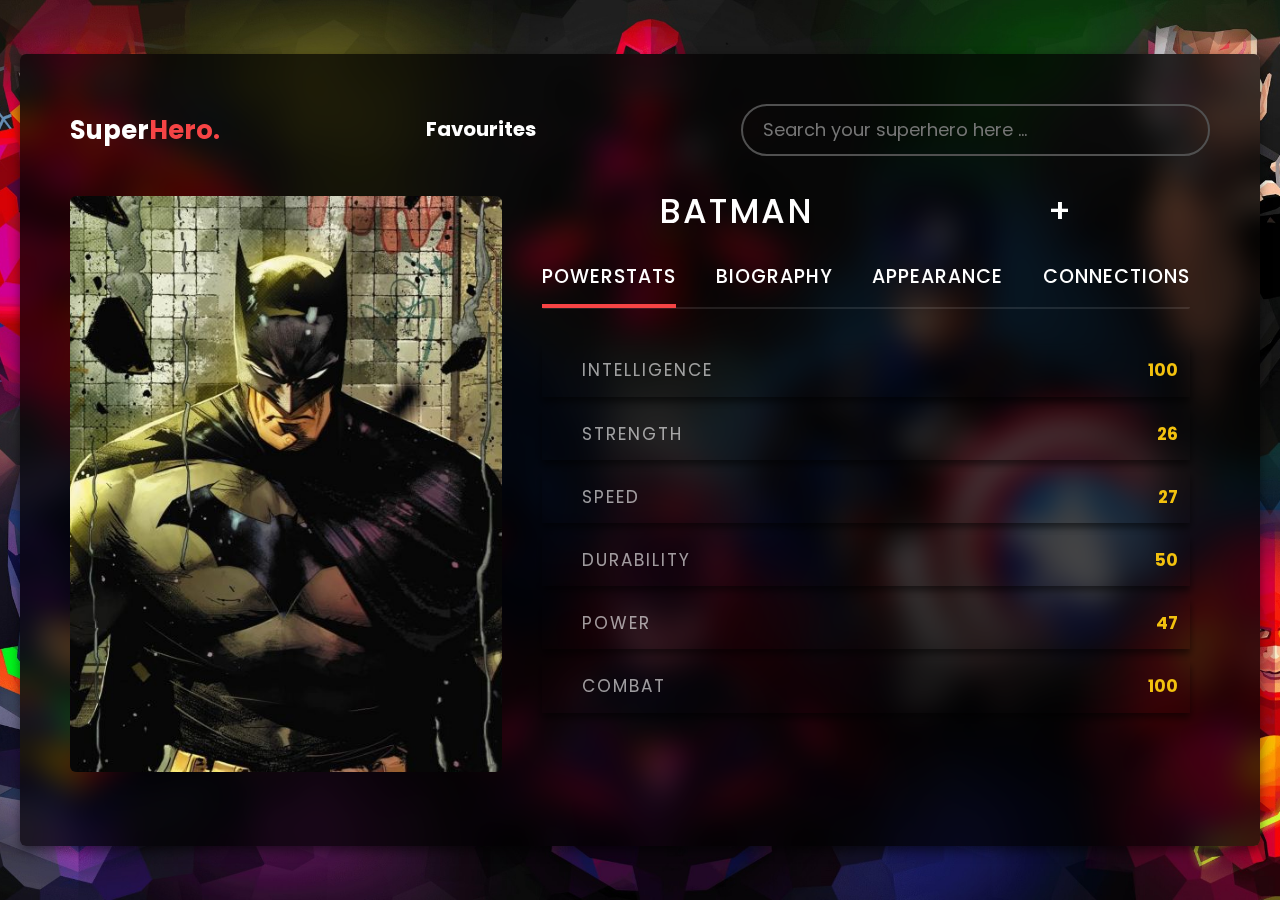
<file: index.html>
<!DOCTYPE html>
<html lang="en">
<head>
    <meta charset="UTF-8">
    <meta http-equiv="X-UA-Compatible" content="IE=edge">
    <meta name="viewport" content="width=device-width, initial-scale=1.0">
    <title>Find Your SuperHero</title>
    <link rel = "stylesheet" href = "main.css">
    <link rel="stylesheet" href="https://cdnjs.cloudflare.com/ajax/libs/font-awesome/6.1.1/css/all.min.css" integrity="sha512-KfkfwYDsLkIlwQp6LFnl8zNdLGxu9YAA1QvwINks4PhcElQSvqcyVLLD9aMhXd13uQjoXtEKNosOWaZqXgel0g==" crossorigin="anonymous" referrerpolicy="no-referrer" />
</head>
<body>
    
    <div class = "main-wrapper">
        <div class = "app">
            <!-- app header -->
            <div class = "app-header">
                <h2 class = "app-header-title">Super<span>Hero.</span></h2>
                <h3 ><span><a class="favourite" href="favourite.html" > Favourites </a></span></h3>
                <form class = "app-header-search">
                    <input type = "text" class = "form-control" placeholder="Search your superhero here ..." name = "search">
                    <button type = "submit" class = "search-btn">
                        <i class = "fas fa-search"></i>
                    </button>
                    <div class = "search-list" id = "search-list">

                        <!-- <div class = "search-list-item">
                            <img src = "images/thumbnail-batman.jpg" alt = "">
                            <p>Batman</p>
                        </div> -->
                    </div>
                </form>
            </div>
            <!-- end of app header -->

            <div class = "app-body">
                <div class = "app-body-content">
                    <!-- app body thumbnail -->
                    <div class = "app-body-content-thumbnail">
                        <img src = "images/thumbnail-batman.jpg">
                    </div>
                    <!-- end of app body thumbnail -->
                    
                    <div class = "app-body-content-list">
                        <div class = "name">
                            <span>Batman</span><span style="cursor:pointer;">&#43;</span>  </div>
                        

                        <!-- tabs head -->
                        <div class = "app-body-tabs-head">
                            <button type = "button" class = "tab-head-single" data-id = "1">
                                <span>powerstats</span>
                            </button>
                            <button type = "button" class = "tab-head-single" data-id = "2">
                                <span>biography</span>
                            </button>
                            <button type = "button" class = "tab-head-single" data-id = "3">
                                <span>appearance</span>
                            </button>
                            <button type = "button" class = "tab-head-single" data-id = "4">
                                <span>connections</span>
                            </button>
                        </div>
                        <!-- end of tabs head -->

                        <!-- tabs body -->
                        <div class = "app-body-tabs-body">
                            <!-- powerstats tab -->
                            <ul class = "tab-body-single powerstats">
                                <li>
                                    <div>
                                        <i class = "fa-solid fa-shield-halved"></i>
                                        <span>intelligence</span>
                                    </div>
                                    <span>100</span>
                                </li>
                                <li>
                                    <div>
                                        <i class = "fa-solid fa-shield-halved"></i>
                                        <span>strength</span>
                                    </div>
                                    <span>26</span>
                                </li>
                                <li>
                                    <div>
                                        <i class = "fa-solid fa-shield-halved"></i>
                                        <span>speed</span>
                                    </div>
                                    <span>27</span>
                                </li>
                                <li>
                                    <div>
                                        <i class = "fa-solid fa-shield-halved"></i>
                                        <span>durability</span>
                                    </div>
                                    <span>50</span>
                                </li>
                                <li>
                                    <div>
                                        <i class = "fa-solid fa-shield-halved"></i>
                                        <span>power</span>
                                    </div>
                                    <span>47</span>
                                </li>
                                <li>
                                    <div>
                                        <i class = "fa-solid fa-shield-halved"></i>
                                        <span>combat</span>
                                    </div>
                                    <span>100</span>
                                </li>
                            </ul>
                            <!-- end of powerstats tab -->

                            <!-- biography tab -->
                            <ul class = "tab-body-single biography">
                                <li>
                                    <span>full name</span>
                                    <span>terry mcginnis</span>
                                </li>
                                <li>
                                    <span>alert-egos</span>
                                    <span>no alter egos found.</span>
                                </li>
                                <li>
                                    <span>aliases</span>
                                    <span>Batman II, The Tomorrow Knight, Batman Beyond</span>
                                </li>
                                <li>
                                    <span>place-of-birth</span>
                                    <span>Gothan City, 25th Century</span>
                                </li>
                                <li>
                                    <span>first-apperance</span>
                                    <span>Batman Beyond #1</span>
                                </li>
                                <li>
                                    <span>publisher</span>
                                    <span>DC Comics</span>
                                </li>
                            </ul>
                            <!-- end of biography tab -->

                            <!-- appearance -->
                            <ul class = "tab-body-single appearance">
                                <li>
                                    <span>
                                        <i class = "fas fa-star"></i> gender
                                    </span>
                                    <span>Male</span>
                                </li>
                                <li>
                                    <span>
                                        <i class = "fas fa-star"></i> race
                                    </span>
                                    <span>human</span>
                                </li>
                                <li>
                                    <span>
                                        <i class = "fas fa-star"></i> height
                                    </span>
                                    <span>5' 10''</span>
                                </li>
                                <li>
                                    <span>
                                        <i class = "fas fa-star"></i> weight
                                    </span>
                                    <span>170 lb</span>
                                </li>
                                <li>
                                    <span>
                                        <i class = "fas fa-star"></i> eye-color
                                    </span>
                                    <span>blue</span>
                                </li>
                                <li>
                                    <span>
                                        <i class = "fas fa-star"></i> hair-color
                                    </span>
                                    <span>black</span>
                                </li>
                            </ul>
                            <!-- end of appearance -->

                            <!-- connections -->
                            <ul class = "tab-body-single connections">
                                <li>
                                    <span>group--affiliation</span>
                                    <span>Batman Family, Justice League Unlimited</span>
                                </li>
                                <li>
                                    <span>relatives</span>
                                    <span>Bruce Wayne (biological father), Warren McGinnis (father, deceased), Mary McGinnis (mother), Matt McGinnis (brother)</span>
                                </li>
                            </ul>
                            <!-- end of connections -->
                        </div>
                        <!-- end of tabs body -->
                    </div>
                </div>
            </div>
        </div>
    </div>
    

    <script src = "app.js"></script>
</body>
</html>
</file>
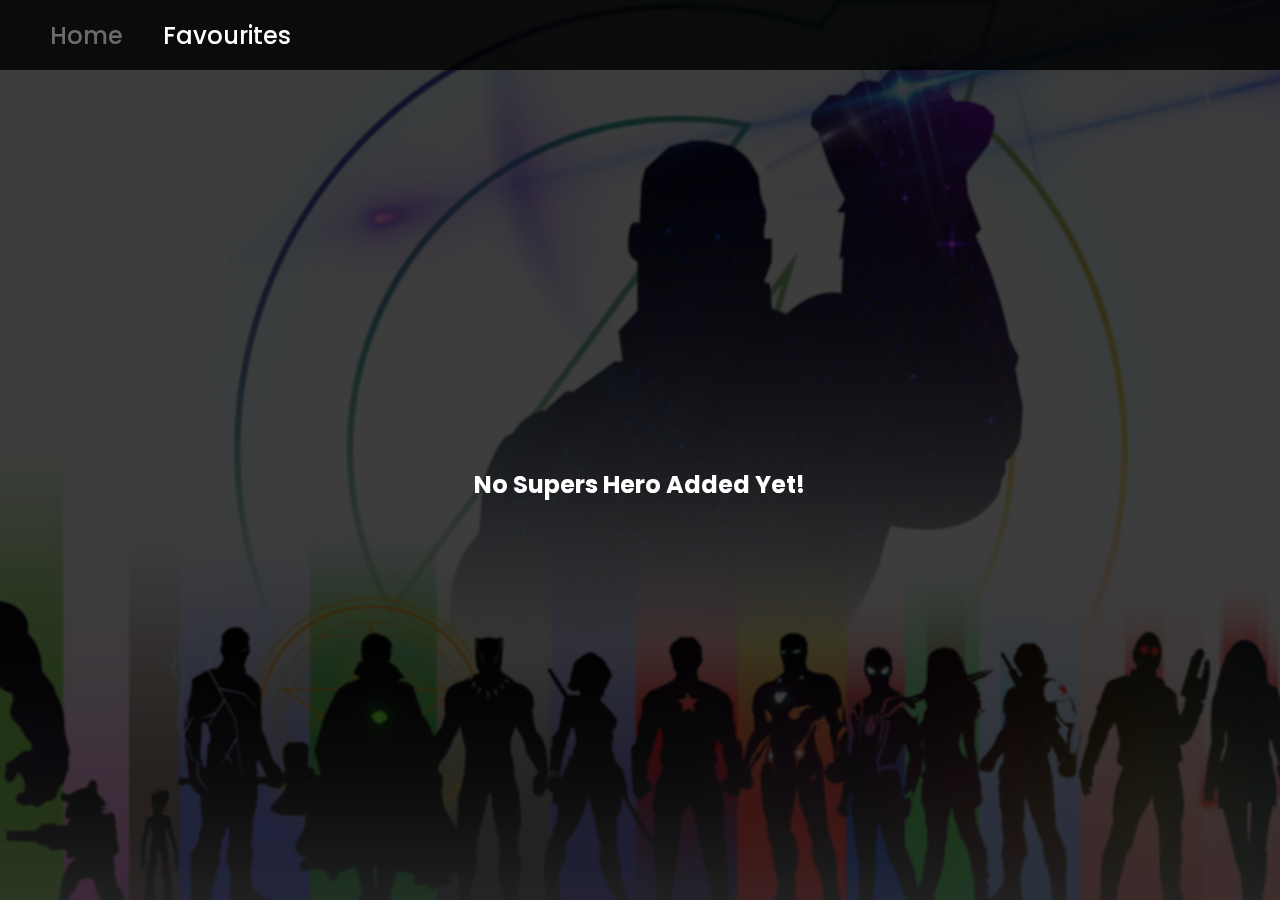
<file: favourite.html>
<!DOCTYPE html>
<html lang="en">
<head>
    <meta charset="UTF-8">
    <meta http-equiv="X-UA-Compatible" content="IE=edge">
    <meta name="viewport" content="width=device-width, initial-scale=1.0">
    <title>Favourite Heros</title>
    <link rel="stylesheet" href="favourite.css">
    
</head>
<body >
    <div class="layer">
        <section>
            <nav>
                <p  id="home"><a href="index.html">Home</a> </p>
                <p id="favourite"><a href="navbar.html"></a>Favourites</p>
            </nav>
        </section>


    <div class="jumbotron">
        <div id="inner-container">

            
                <!-- <div class="superhero-container">
                    <div class="image-container">
                        <img src="antman.jpg" alt="">
                    </div>
                    <div class="sh-name">
                        <span>Ant-Man</span> <span id="plus">&#43;</span> 
                    </div>
                </div> -->
            

            
           
        </div>
        
        
    </div>
    <!-- <div id="cards-group"></div> -->

  </div> <!-- /container -->
</div> <!-- /jumbotron -->

<script src="favourite.js"></script>
<script src="app.js"></script>
<!-- Optional JavaScript -->
<!-- jQuery first, then Popper.js, then Bootstrap JS -->
<script src="https://code.jquery.com/jquery-3.3.1.slim.min.js"
  integrity="sha384-q8i/X+965DzO0rT7abK41JStQIAqVgRVzpbzo5smXKp4YfRvH+8abtTE1Pi6jizo" crossorigin="anonymous">
</script>
<script src="https://cdnjs.cloudflare.com/ajax/libs/popper.js/1.14.7/umd/popper.min.js"
  integrity="sha384-UO2eT0CpHqdSJQ6hJty5KVphtPhzWj9WO1clHTMGa3JDZwrnQq4sF86dIHNDz0W1" crossorigin="anonymous">
</script>
<script src="https://stackpath.bootstrapcdn.com/bootstrap/4.3.1/js/bootstrap.min.js"
  integrity="sha384-JjSmVgyd0p3pXB1rRibZUAYoIIy6OrQ6VrjIEaFf/nJGzIxFDsf4x0xIM+B07jRM" crossorigin="anonymous">
</script>

    
        

    </div>

</body>
</html>
</file>
<file: main.css>
@import url('https://fonts.googleapis.com/css2?family=Poppins:ital,wght@0,200;0,300;0,400;0,500;0,600;0,700;0,800;0,900;1,200;1,400;1,500;1,600;1,700;1,800&display=swap');

:root{
    --poppins-font: 'Poppins', sans-serif;
    --dark-color: #0a0a0a;
    --red-color: #f64445;
    --light-color: #fff;
    --grey-color: #505050;
    --yellow-color: #f2c10e;
}
*{
    padding: 0;
    margin: 0;
    -webkit-box-sizing: border-box;
            box-sizing: border-box;
}
html{
    font-size: 10px;
}
body{
    font-size: 1.7rem;
    min-height: 100vh;
    background: var(--red-color);
    background: -o-linear-gradient(281deg, #f64445 0%, #611cac 100%);
    background: linear-gradient(169deg, #f64445 0%, #611cac 100%);
    background: url(./images/bg.jpg);
    background-position: center;
    background-size: cover;
    line-height: 1.6;
    font-family: var(--poppins-font);
    display: -webkit-box;
    display: -ms-flexbox;
    display: flex;
    -webkit-box-align: center;
        -ms-flex-align: center;
            align-items: center;
    -webkit-box-pack: stretch;
        -ms-flex-pack: stretch;
            justify-content: stretch;
}
button, input{
    font-family: inherit;
    font-size: 1.8rem;
    outline: 0;
    border: none;
    background-color: transparent;
}
li{
    list-style-type: none;
}
img{
    width: 100%;
    display: block;
}
.main-wrapper{
    max-width: 1280px;
    width: 100%;
    margin: 0 auto;
}
.app{
    background-color: rgba(0, 0, 0, 0.698);
    backdrop-filter: blur(15px);
    margin: 2rem;
    padding: 5rem;
    border-radius: 6px;
    color: #fff;
    -webkit-box-shadow: 0px 5px 11px 0px rgba(0, 0, 0, 0.5);
            box-shadow: 0px 5px 11px 0px rgba(0, 0, 0, 0.5);
}
.app-header{
    display: -webkit-box;
    display: -ms-flexbox;
    display: flex;
    -webkit-box-align: center;
        -ms-flex-align: center;
            align-items: center;
    -webkit-box-pack: justify;
        -ms-flex-pack: justify;
            justify-content: space-between;
}
.app-header-title span{
    color: var(--red-color);
}

h3 a{
    color: #fff;
    text-decoration: none;
    
}
.app-header-search{
    border: 2px solid var(--grey-color);
    border-radius: 3rem;
    padding: 1rem 2rem;
    position: relative;
}
.app-header-search .form-control{
    min-width: 420px;
    color: #fff;
}
.app-header-search .search-btn{
    color: var(--grey-color);
    font-size: 2.3rem;
    cursor: pointer;
}

/* search list */
.search-list{
    z-index: 10;
    position: absolute;
    top: calc(100% + 1rem);
    left: 0;
    background-color: var(--light-color);
    width: 100%;
    max-height: 400px;
    overflow-y: scroll;
}
.search-list::-webkit-scrollbar{
    width: 7px;
}
.search-list::-webkit-scrollbar-track{
    -webkit-box-shadow: inset 0 0 6px rgba(0, 0, 0, 0.3);
            box-shadow: inset 0 0 6px rgba(0, 0, 0, 0.3);
}
.search-list::-webkit-scrollbar-thumb{
    background-color: var(--red-color);
    border-radius: 5px;
}
.search-list-item{
    display: -webkit-box;
    display: -ms-flexbox;
    display: flex;
    -webkit-box-align: center;
        -ms-flex-align: center;
            align-items: center;
    background-color: var(--dark-color);
    padding: 0.4rem 0;
}
.search-list-item img{
    width: 50px;
    margin-right: 2rem;
}
.search-list-item p{
    font-weight: 700;
    cursor: pointer;
}



/* app body */
.app-body{
    margin-top: 4rem;
    height: 600px;
    overflow-y: scroll;
}
.app-body::-webkit-scrollbar{
    width: 7px;
}
.app-body::-webkit-scrollbar-track{
    -webkit-box-shadow: inset 0 0 6px rgba(0, 0, 0, 0.3);
            box-shadow: inset 0 0 6px rgba(0, 0, 0, 0.3);
}
.app-body::-webkit-scrollbar-thumb{
    background-color: var(--red-color);
    border-radius: 5px;
}

/* app body tabs heads */
.app-body-tabs-head{
    display: -webkit-box;
    display: -ms-flexbox;
    display: flex;
    -webkit-box-align: center;
        -ms-flex-align: center;
            align-items: center;
    -webkit-box-pack: justify;
        -ms-flex-pack: justify;
            justify-content: space-between;
    border-bottom: 2px solid rgba(255, 255, 255, 0.1);
    border-radius: 2px;
    padding-bottom: 1.6rem;
    margin: 2.4rem 0;
}
.tab-head-single{
    text-transform: uppercase;
    letter-spacing: 1px;
    position: relative;
    font-weight: 500;
    font-size: 1.9rem;
    color: #fff;
    cursor: pointer;
    -webkit-transition: all 300ms ease-in-out;
    -o-transition: all 300ms ease-in-out;
    transition: all 300ms ease-in-out;
}
.tab-head-single:hover{
    opacity: 0.9;
}
.tab-head-single.active-tab::after{
    content: "";
    position: absolute;
    left: 0;
    bottom: -1.7rem;
    width: 100%;
    height: 4px;
    background-color: var(--red-color);
}

/* app body content */
.app-body-content{
    display: grid;
    grid-template-columns: 2fr 3fr;
    -webkit-column-gap: 4rem;
       -moz-column-gap: 4rem;
            column-gap: 4rem;
    margin-right: 2rem;
}
.app-body-content-thumbnail{
    width: 100%;
    border-radius: 6px;
    overflow: hidden;
}
.app-body-content-list .name{
    text-transform: uppercase;
    letter-spacing: 2px;
    font-size: 3.4rem;
    font-weight: 500;
    margin-top: -1.2rem;
    display: flex;
    justify-content: space-around;
}
.app-body-tabs-body{
    margin-top: 3.6rem;
}

/* powerstats */
.powerstats{
    display: none;
}
.powerstats li{
    display: -webkit-box;
    display: -ms-flexbox;
    display: flex;
    -webkit-box-pack: justify;
        -ms-flex-pack: justify;
            justify-content: space-between;
    margin: 1.2rem auto;
    padding: 1.2rem;
    -webkit-box-shadow: 0 5px 7px 0 rgba(0, 0, 0, 0.5);
            box-shadow: 0 5px 7px 0 rgba(0, 0, 0, 0.5);
}
.powerstats li div i{
    color: var(--red-color);
}
.powerstats li div span{
    text-transform: uppercase;
    letter-spacing: 2px;
    border-radius: 7px;
    padding: 0 1.2rem;
    margin: 0 1.6rem;
    opacity: 0.6;
    font-size: 1.7rem;
}
.powerstats li > span{
    color: var(--yellow-color);
    font-weight: 700;
}
/* biography */
.biography{
    display: none;
}
.biography li{
    margin: 3.4rem 0;
}
.biography li span{
    text-transform: capitalize;
    font-weight: 600;
    font-size: 1.9rem;
}
.biography li span:first-child{
    font-weight: 600;
    color: var(--grey-color);
    margin-right: 1rem;
}
.biography li span:last-child{
    font-weight: 300;
}

/* appearance */
.appearance{
    display: none;
}
.appearance li{
    margin: 3.2rem 0;
    display: -webkit-box;
    display: -ms-flexbox;
    display: flex;
    -webkit-box-align: center;
        -ms-flex-align: center;
            align-items: center;
    -webkit-box-pack: justify;
        -ms-flex-pack: justify;
            justify-content: space-between;
}
.appearance li span:first-child i{
    color: var(--yellow-color);
    margin-right: 1.4rem;
}
.appearance li span:first-child{
    text-transform: capitalize;
    font-weight: 600;
    text-transform: uppercase;
    letter-spacing: 2px;
    margin-right: 4rem;
}
.appearance li span:last-child{
    font-weight: 600;
    text-transform: capitalize;
    background-color: var(--red-color);
    border-radius: 2rem;
    padding: 0 1rem;
    text-align: right;
}

/* connections */
.connections{
    display: none;
}
.connections li span:first-child{
    display: block;
    text-transform: uppercase;
    font-weight: 600;
    color: var(--grey-color);
    margin: 1.6rem 0 1.6rem 4rem;
    position: relative;
    font-weight: 700;
    font-size: 2rem;
    letter-spacing: 2px;
    margin-top: 3.6rem;
}
.connections li span:first-child::before{
    content: "";
    position: absolute;
    top: 50%;
    -webkit-transform: translateY(-50%);
        -ms-transform: translateY(-50%);
            transform: translateY(-50%);
    left: -40px;
    height: 3px;
    width: 30px;
    background-color: var(--yellow-color);
}
.connections li span:last-child{
    letter-spacing: 1px;
    line-height: 1.9;
}

@media screen and (max-width: 1200px){
    .app-body-content{
        grid-template-columns: 1fr 3fr;
        -webkit-box-align: center;
            -ms-flex-align: center;
                align-items: center;
    }
    .tab-head-single{
        margin: 1.5rem 0;
    }
}

@media screen and (max-width: 1000px){
    .app-body-content-list .name{
        text-align: center;
        margin-top: 1.8rem;
    }
    .app-body-content{
        grid-template-columns: 1fr;
        row-gap: 4rem;
        max-width: 680px;
        margin-right: auto;
        margin-left: auto;
    }
    .app-body-content-thumbnail{
        max-width: 400px;
        margin: 0 auto;
    }
}

@media screen and (max-width: 992px){
    .app-header{
        -webkit-box-orient: vertical;
        -webkit-box-direction: normal;
            -ms-flex-direction: column;
                flex-direction: column;
    }
    .app-header-search{
        margin-top: 2.8rem;
    }
}

@media screen and (max-width: 768px){
    .app-body-tabs-head{
        -webkit-box-orient: vertical;
        -webkit-box-direction: normal;
            -ms-flex-direction: column;
                flex-direction: column;
    }
    .app-header-search{
        display: -webkit-box;
        display: -ms-flexbox;
        display: flex;
    }
    .app-header-search .form-control{
        min-width: auto;
        color: #fff;
    }
    .app-header-search .search-btn{
        padding-left: 2rem;
    }
    .app-body-tabs-body{
        margin-right: 3rem;
    }
}

/* show-tab */
.show-tab{
    display: block;
}

@media screen and (max-width: 768px){
    body{
        background-color: black;
    }
    .app{
        /* max-width: 100vw; */
        height: 100vh;
        width: 100vw;
        margin: 0 auto;
        border-radius: 0px;
        padding: 2rem;
    }

    h3{
        margin-top: 15px;
    }

    .app-header-search{
        width: 80vw;
        border: 1px solid var(--grey-color);
        border-radius: 3rem;
        padding: 0.9rem 2rem;
        position: relative;
    }


    .app-header-search .form-control{
        min-width: 60vw;
        color: #fff;
        font-size: 1.4rem;
    }


    .app-header-search .search-btn{
        color: var(--grey-color);
        font-size: 1.8rem;
        cursor: pointer;
    }


}
</file>
<file: favourite.css>
@import url('https://fonts.googleapis.com/css2?family=Poppins:ital,wght@0,200;0,300;0,400;0,500;0,600;0,700;0,800;0,900;1,200;1,400;1,500;1,600;1,700;1,800&display=swap');

        *{
            padding: 0;
            margin: 0;
            -webkit-box-sizing: border-box;
            box-sizing: border-box;
        }

        ::-webkit-scrollbar{
            width: 0px;
            background: transparent;        }
        body{
            height: 100vh;
            font-family: 'Poppins', sans-serif;
            background: url(images/favouritebg.jpg);
            background-position: center;
            background-size: cover;
            background-repeat: no-repeat;

        }

        .layer{
            height: 100%;
            width: 100vw;
            background:rgba(0, 0, 0, 0.761);
            backdrop-filter: blur(1px);
        }

        section nav{
            display: flex;
            align-items: center;
            
        }
        section nav{
            height: 70px;
            width: 100vw;
            background-color: rgba(0, 0, 0, 0.217);
            font-size: 1.3rem;
            padding-left: 30px;
            backdrop-filter: blur(5px);
        }
        nav p{
            color: white;
            display: inline-block;
            margin:  0 20px;
            font-size: 1.5rem;
            font-weight: 500;
        }

        #home{
            color: rgb(107, 107, 108);
        }

        #home a, #favourite a{
            color: rgb(107, 107, 108);
            text-decoration: none;
        }




        /* Common Display Center classes */

        .jumbotron, .sh-name{
            display: flex;
            justify-content: center;
            align-items: center;
        }
.jumbotron {
    /* height: 100vh; */
    width: 100vw;
    background-color: transparent;
    padding: 2rem 1rem;
    margin-bottom: 2rem;
    border-radius: 0.3rem;
}

#inner-container{
    height: 85vh;
    width: 80%;
    display: flex;
    align-items: center;
    justify-content: center;
    flex-wrap: wrap;
    overflow: scroll;
}

.superhero-container{
    height: 370px;
    width: 240px;
    margin: 20px 25px;
    border: 1px solid black;
}

.image-container{
    height: 320px;
    width: 240px;
}

.image-container img{
    height: 100%;
    width: 100%;
}

.sh-name{
    height: 50px;
    display: flex;
    justify-content: center;
    align-items: center;
    background-color: rgba(0, 0, 0, 0.107);
    backdrop-filter: blur(5px);
    justify-content: space-around;

}
.sh-name span{
    color: #fff;
    font-size: 1.2rem;
    font-weight: 500;

}

#minus{
    font-size: 1.5rem;
    cursor: pointer;
    color: red;
}


@media(max-width:536px){
    nav p{
            color: white;
            display: inline-block;
            margin:  0 10px 0 5px;
            font-size: 1.2rem;
            font-weight: 500;
        }
}
</file>
